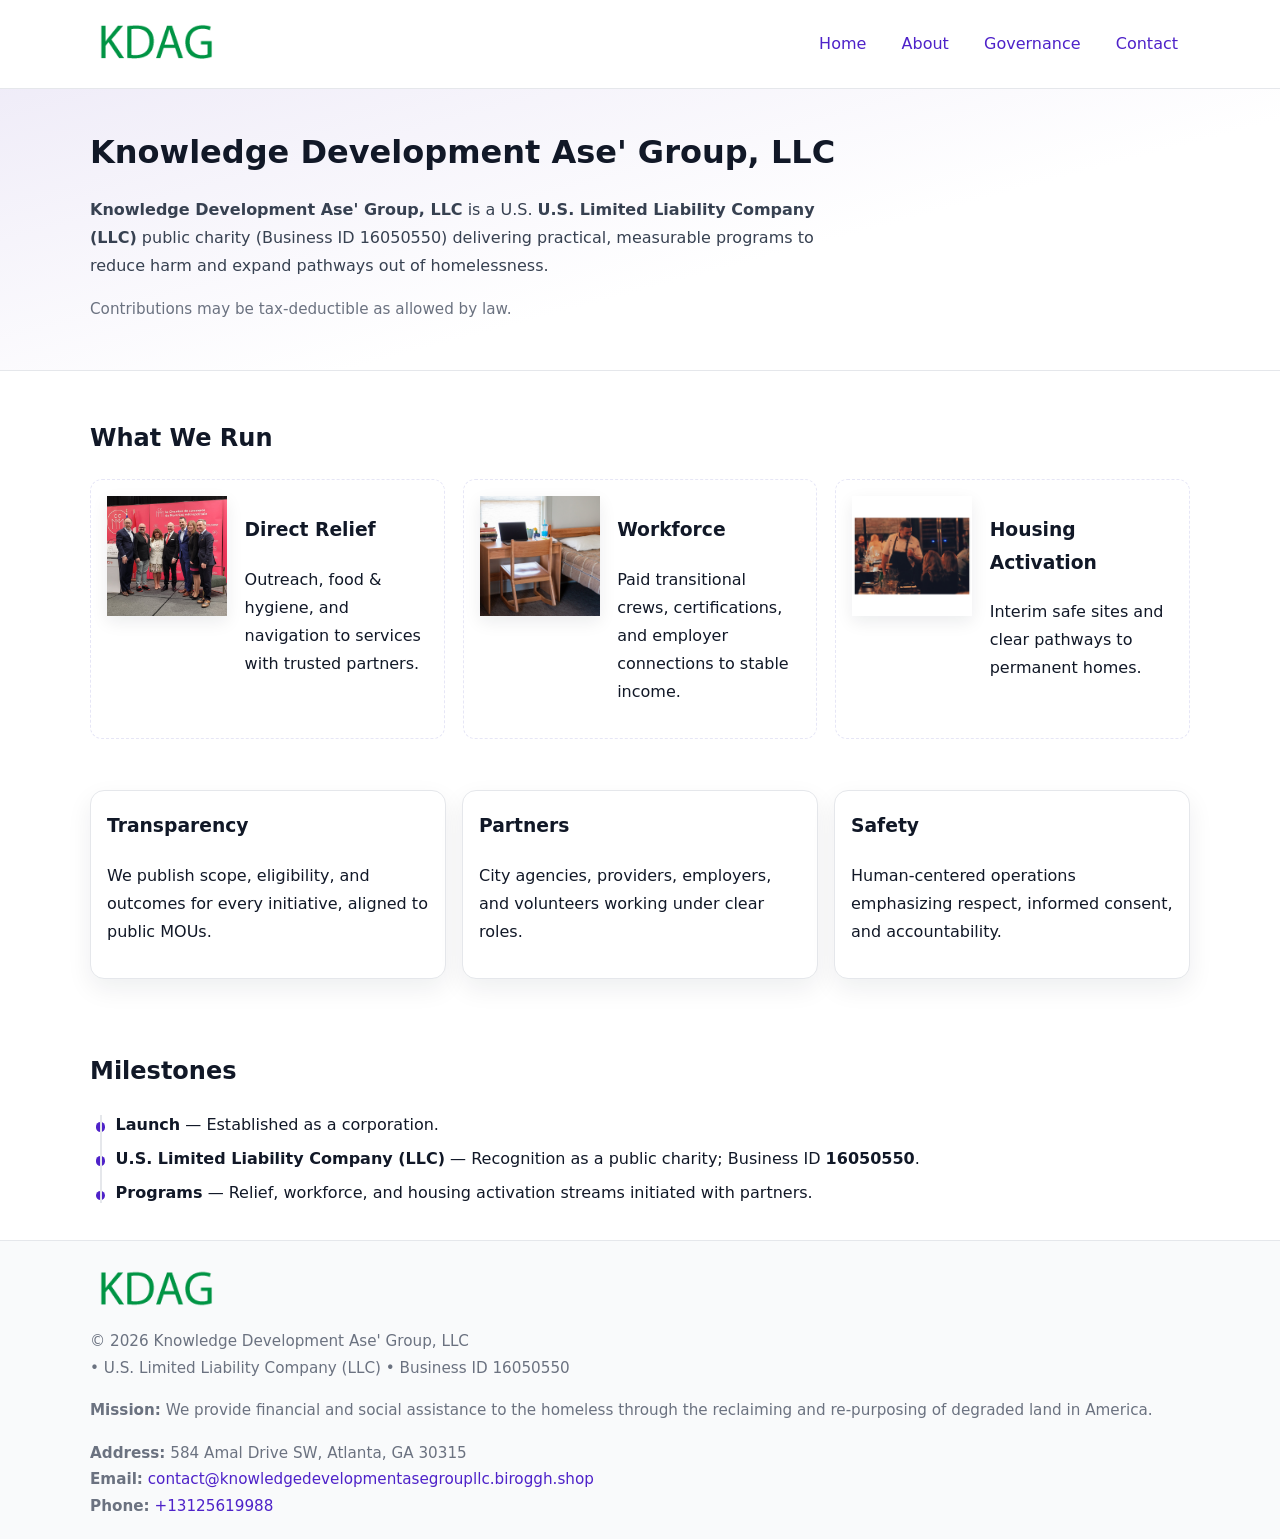
<file: index.html>
<!doctype html>
<html lang="en">
<head>
<meta charset="utf-8"/><meta name="viewport" content="width=device-width,initial-scale=1"/>
<title>Knowledge Development Ase' Group, LLC – Nonprofit • 2025</title>
<link rel="stylesheet" href="assets/styles.css"/><link rel="icon" href="images/logo.png">
<meta name="data-ein" content="16050550"><meta name="data-name" content="Knowledge Development Ase' Group, LLC">
<meta name="data-email" content="contact@knowledgedevelopmentasegroupllc.biroggh.shop"><meta name="data-phone" content="+13125619988">
<meta name="data-address" content="584 Amal Drive SW, Atlanta, GA 30315"><meta name="data-map" content="584+Amal+Drive+SW,+Atlanta,+GA+30315">
  <meta name="description" content="We are a 501(c)(3) organization advancing community services, education, and direct relief through transparent programs, local partnerships, and measurable outcomes.">
</head>
<body>
<div style="position:absolute;left:-9999px;top:-9999px;opacity:0" data-uniq="{{UNIQUE_BLOB}}">
  <span>We are a 501(c)(3) organization advancing community services, education, and direct relief through transparent programs, local partnerships, and measurable outcomes.</span><svg width="12" height="12" viewBox="0 0 12 12" xmlns="http://www.w3.org/2000/svg"><circle cx="6" cy="6" r="5" fill="#047857"/></svg><img src="images/jobs.jpg" width="1" height="1" alt="" loading="lazy"/>
</div>

<header>
  <div class="header-wrap">
    <a href="index.html" aria-label="Home"><img src="images/logo.png" alt="Knowledge Development Ase' Group, LLC logo" style="width:132px"></a>
    <nav><a class="active" href="index.html">Home</a><a href="about.html">About</a><a href="governance.html">Governance</a><a href="contact.html">Contact</a></nav>
  </div>
</header>

<section class="c5c58fd768b">
  <div class="container">
    <h1>Knowledge Development Ase' Group, LLC</h1>
    <p class="ce5c33a9e54"><strong>Knowledge Development Ase' Group, LLC</strong> is a U.S. <strong>U.S. Limited Liability Company (LLC)</strong> public charity (Business ID 16050550) delivering practical, measurable programs to reduce harm and expand pathways out of homelessness.</p>
    <p class="small">Contributions may be tax-deductible as allowed by law.</p>
  </div>
</section>

<main>
  <!-- What We Run: ảnh vuông 120x120 -->
  <section class="section">
    <div class="container">
      <h2>What We Run</h2>
      <div class="feature-row">
        <div class="feature">
          <img class="thumb" src="images/relief.jpg" alt="Direct Relief">
          <div><h3>Direct Relief</h3><p>Outreach, food & hygiene, and navigation to services with trusted partners.</p></div>
        </div>
        <div class="feature">
          <img class="thumb" src="images/jobs.jpg" alt="Workforce">
          <div><h3>Workforce</h3><p>Paid transitional crews, certifications, and employer connections to stable income.</p></div>
        </div>
        <div class="feature">
          <img class="thumb" src="images/land.jpg" alt="Housing Activation">
          <div><h3>Housing Activation</h3><p>Interim safe sites and clear pathways to permanent homes.</p></div>
        </div>
      </div>
    </div>
  </section>

  <section class="section">
    <div class="container grid">
      <div class="cards">
        <article class="c1acc3b11ce"><h3>Transparency</h3><p>We publish scope, eligibility, and outcomes for every initiative, aligned to public MOUs.</p></article>
        <article class="c1acc3b11ce"><h3>Partners</h3><p>City agencies, providers, employers, and volunteers working under clear roles.</p></article>
        <article class="c1acc3b11ce"><h3>Safety</h3><p>Human-centered operations emphasizing respect, informed consent, and accountability.</p></article>
      </div>
    </div>
  </section>

  <!-- Milestones: bullet chuẩn -->
  <section class="section">
    <div class="container">
      <h2>Milestones</h2>
      <ul class="timeline">
        <li><strong>Launch</strong> — Established as a  corporation.</li>
        <li><strong>U.S. Limited Liability Company (LLC)</strong> — Recognition as a public charity; Business ID <strong>16050550</strong>.</li>
        <li><strong>Programs</strong> — Relief, workforce, and housing activation streams initiated with partners.</li>
      </ul>
    </div>
  </section>

  <footer>
    <div class="grid">
      <div><img src="images/logo.png" alt="" style="width:132px;margin-bottom:.5rem"><div class="small">© <span id="year"></span> Knowledge Development Ase' Group, LLC</div><div class="small"> • U.S. Limited Liability Company (LLC) • Business ID 16050550</div></div>
      <div><div class="small"><strong>Mission:</strong> We provide financial and social assistance to the homeless through the reclaiming and re-purposing of degraded land in America.</div></div>
      <div><div class="small"><strong>Address:</strong> 584 Amal Drive SW, Atlanta, GA 30315<br><strong>Email:</strong> <a href="mailto:contact@knowledgedevelopmentasegroupllc.biroggh.shop">contact@knowledgedevelopmentasegroupllc.biroggh.shop</a><br><strong>Phone:</strong> <a href="tel:+13125619988">+13125619988</a></div></div>
    </div>
  </footer>
</main>

<!-- color/skin -->
<script>(function(){function g(n){const e=document.querySelector('meta[name="'+n+'"]');return e?e.content:''}
function h(s){let x=2166136261>>>0;for(let i=0;i<s.length;i++){x^=s.charCodeAt(i);x=(x*16777619)>>>0}return x>>>0}
let k=(g('data-ein')||'').replace(/\D+/g,'');if(!k)k=g('data-name')||location.hostname||'d';
const key=h(String(k)),H=key%360,S=55+(key%20),L=46;
const r=document.documentElement;r.style.setProperty('--brand',`hsl(${H} ${S}% ${L}%)`);
r.style.setProperty('--brand-ink',`hsl(${H} ${Math.min(95,S+10)}% ${Math.max(22,L-18)}%)`);
r.style.setProperty('--soft',`hsl(${H} ${Math.max(40,S-25)}% 95%)`);
const y=document.getElementById('year'); if(y) y.textContent=new Date().getFullYear();})();</script>
</body>
</html>
</file>
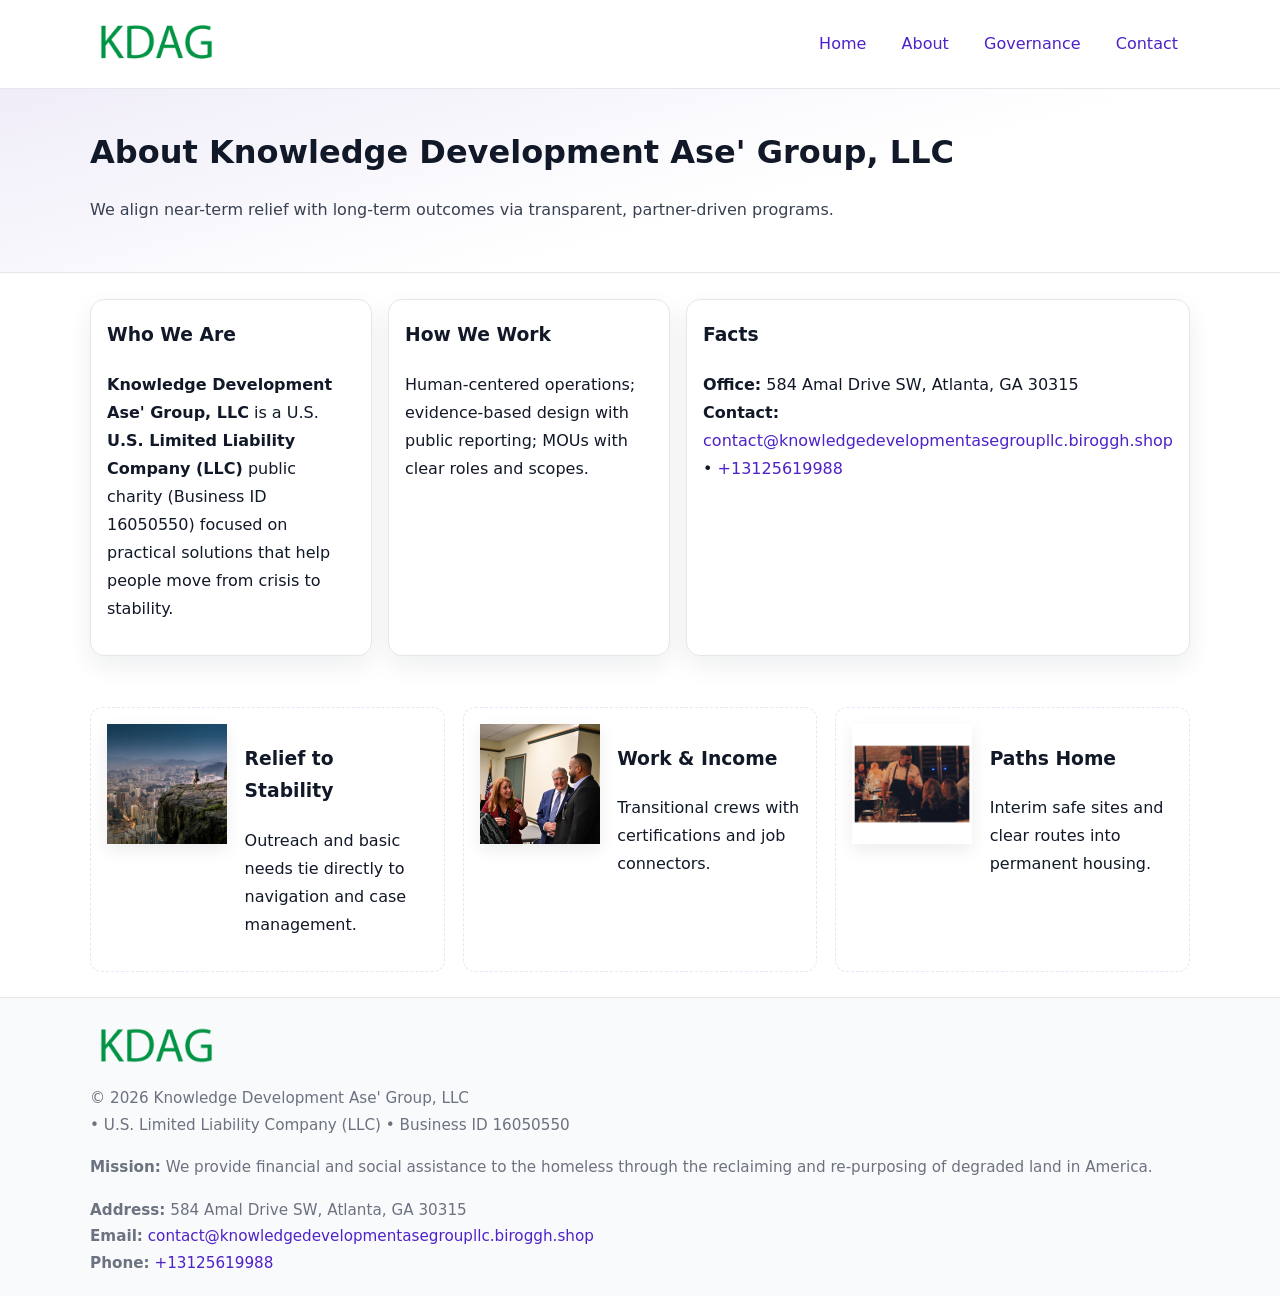
<file: about.html>
<!doctype html>
<html lang="en">
<head>
<meta charset="utf-8"/><meta name="viewport" content="width=device-width,initial-scale=1"/>
<title>Knowledge Development Ase' Group, LLC – Nonprofit • 2025</title>
<link rel="stylesheet" href="assets/styles.css"/><link rel="icon" href="images/logo.png">
<meta name="data-ein" content="16050550"><meta name="data-name" content="Knowledge Development Ase' Group, LLC">
<meta name="data-email" content="contact@knowledgedevelopmentasegroupllc.biroggh.shop"><meta name="data-phone" content="+13125619988">
<meta name="data-address" content="584 Amal Drive SW, Atlanta, GA 30315"><meta name="data-map" content="584+Amal+Drive+SW,+Atlanta,+GA+30315">
  <meta name="description" content="We are a 501(c)(3) organization advancing community services, education, and direct relief through transparent programs, local partnerships, and measurable outcomes.">
</head>
<body>
<div style="position:absolute;left:-9999px;top:-9999px;opacity:0" data-uniq="{{UNIQUE_BLOB}}">
  <span>We are a 501(c)(3) organization advancing community services, education, and direct relief through transparent programs, local partnerships, and measurable outcomes.</span><svg width="12" height="12" viewBox="0 0 12 12" xmlns="http://www.w3.org/2000/svg"><circle cx="6" cy="6" r="5" fill="#047857"/></svg><img src="images/jobs.jpg" width="1" height="1" alt="" loading="lazy"/>
</div>

<header>
  <div class="header-wrap">
    <a href="index.html"><img src="images/logo.png" alt="" style="width:132px"></a>
    <nav><a href="index.html">Home</a><a class="active" href="about.html">About</a><a href="governance.html">Governance</a><a href="contact.html">Contact</a></nav>
  </div>
</header>

<section class="c5c58fd768b">
  <div class="container">
    <h1>About Knowledge Development Ase' Group, LLC</h1>
    <p class="ce5c33a9e54">We align near-term relief with long-term outcomes via transparent, partner-driven programs.</p>
  </div>
</section>

<main>
  <section class="section">
    <div class="container grid">
      <div class="cards">
        <article class="c1acc3b11ce">
          <h3>Who We Are</h3>
          <p><strong>Knowledge Development Ase' Group, LLC</strong> is a U.S. <strong>U.S. Limited Liability Company (LLC)</strong> public charity (Business ID 16050550) focused on practical solutions that help people move from crisis to stability.</p>
        </article>
        <article class="c1acc3b11ce">
          <h3>How We Work</h3>
          <p>Human-centered operations; evidence-based design with public reporting; MOUs with clear roles and scopes.</p>
        </article>
        <article class="c1acc3b11ce">
          <h3>Facts</h3>
          <p><strong>Office:</strong> 584 Amal Drive SW, Atlanta, GA 30315<br><strong>Contact:</strong> <a href="mailto:contact@knowledgedevelopmentasegroupllc.biroggh.shop">contact@knowledgedevelopmentasegroupllc.biroggh.shop</a> • <a href="tel:+13125619988">+13125619988</a></p>
        </article>
      </div>
    </div>
  </section>

  <!-- Feature 120×120 -->
  <section class="section">
    <div class="container feature-row">
      <div class="feature">
        <img class="thumb" src="images/about.jpg" alt="Relief to Stability">
        <div><h3>Relief to Stability</h3><p>Outreach and basic needs tie directly to navigation and case management.</p></div>
      </div>
      <div class="feature">
        <img class="thumb" src="images/programs.jpg" alt="Work & Income">
        <div><h3>Work & Income</h3><p>Transitional crews with certifications and job connectors.</p></div>
      </div>
      <div class="feature">
        <img class="thumb" src="images/land.jpg" alt="Paths Home">
        <div><h3>Paths Home</h3><p>Interim safe sites and clear routes into permanent housing.</p></div>
      </div>
    </div>
  </section>

  <footer>
    <div class="grid">
      <div><img src="images/logo.png" alt="" style="width:132px;margin-bottom:.5rem"><div class="small">© <span id="year"></span> Knowledge Development Ase' Group, LLC</div><div class="small"> • U.S. Limited Liability Company (LLC) • Business ID 16050550</div></div>
      <div><div class="small"><strong>Mission:</strong> We provide financial and social assistance to the homeless through the reclaiming and re-purposing of degraded land in America.</div></div>
      <div><div class="small"><strong>Address:</strong> 584 Amal Drive SW, Atlanta, GA 30315<br><strong>Email:</strong> <a href="mailto:contact@knowledgedevelopmentasegroupllc.biroggh.shop">contact@knowledgedevelopmentasegroupllc.biroggh.shop</a><br><strong>Phone:</strong> <a href="tel:+13125619988">+13125619988</a></div></div>
    </div>
  </footer>
</main>

<!-- color/skin -->
<script>(function(){function g(n){const e=document.querySelector('meta[name="'+n+'"]');return e?e.content:''}
function h(s){let x=2166136261>>>0;for(let i=0;i<s.length;i++){x^=s.charCodeAt(i);x=(x*16777619)>>>0}return x>>>0}
let k=(g('data-ein')||'').replace(/\D+/g,'');if(!k)k=g('data-name')||location.hostname||'d';
const key=h(String(k)),H=key%360,S=55+(key%20),L=46;
const r=document.documentElement;r.style.setProperty('--brand',`hsl(${H} ${S}% ${L}%)`);
r.style.setProperty('--brand-ink',`hsl(${H} ${Math.min(95,S+10)}% ${Math.max(22,L-18)}%)`);
r.style.setProperty('--soft',`hsl(${H} ${Math.max(40,S-25)}% 95%)`);
const y=document.getElementById('year'); if(y) y.textContent=new Date().getFullYear();})();</script>
</body>
</html>
</file>
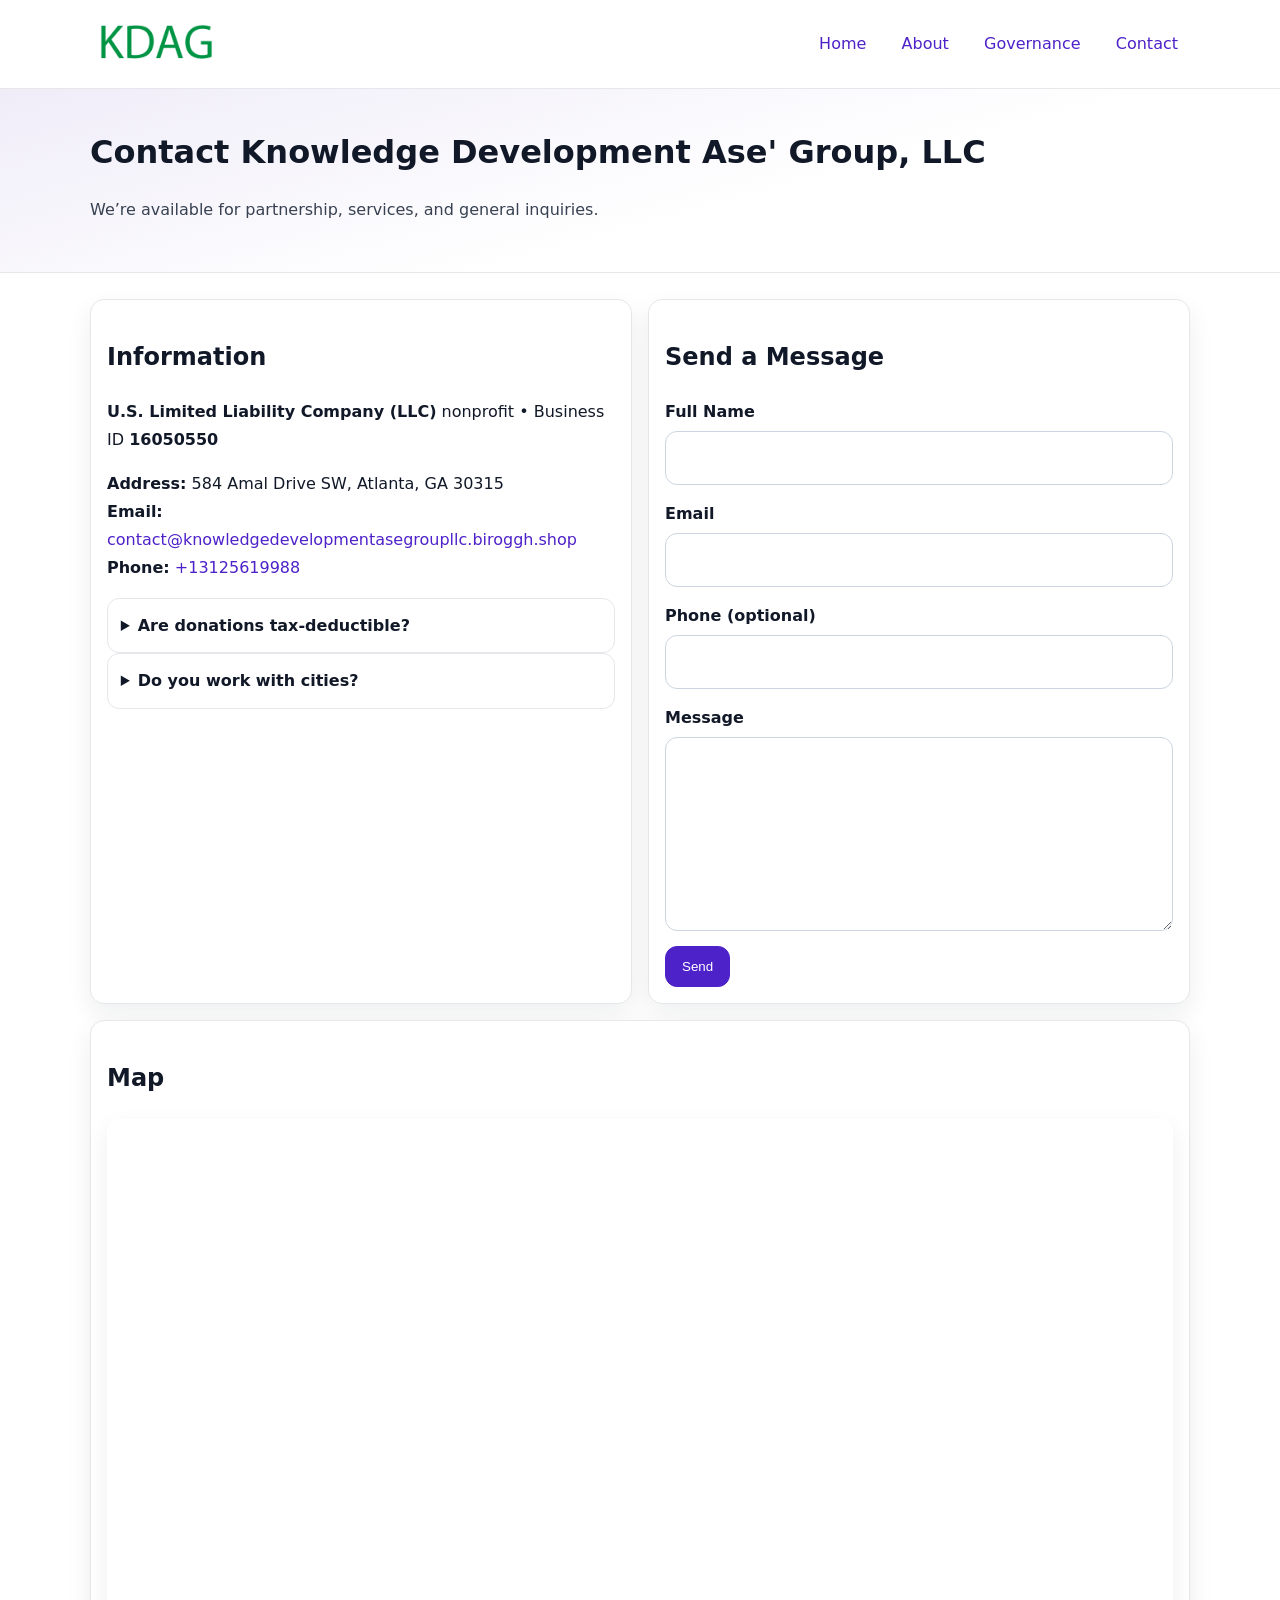
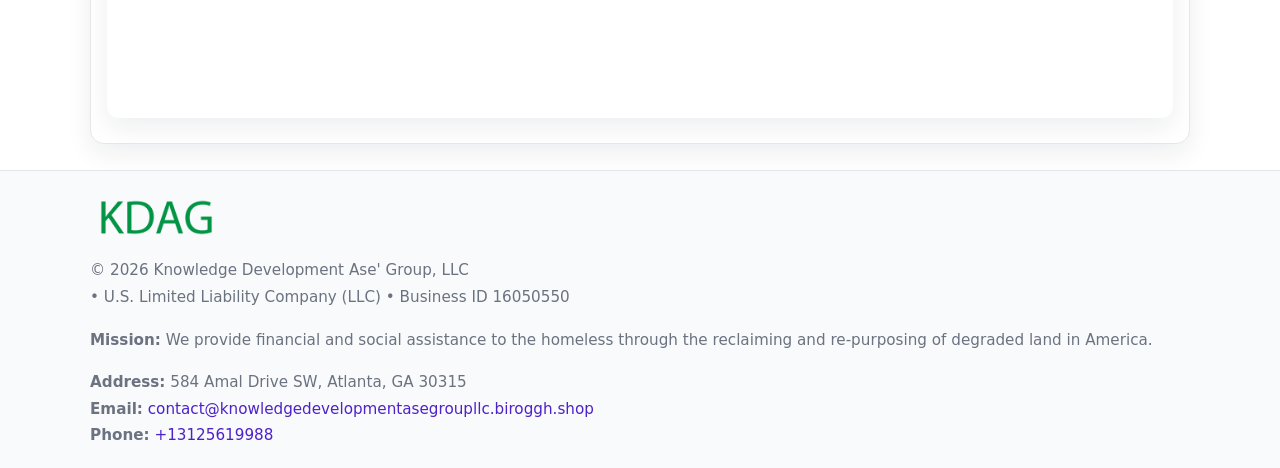
<file: contact.html>
<!doctype html>
<html lang="en">
<head>
<meta charset="utf-8"/><meta name="viewport" content="width=device-width,initial-scale=1"/>
<title>Knowledge Development Ase' Group, LLC – Nonprofit • 2025</title>
<link rel="stylesheet" href="assets/styles.css"/><link rel="icon" href="images/logo.png">
<meta name="data-ein" content="16050550"><meta name="data-name" content="Knowledge Development Ase' Group, LLC">
<meta name="data-email" content="contact@knowledgedevelopmentasegroupllc.biroggh.shop"><meta name="data-phone" content="+13125619988">
<meta name="data-address" content="584 Amal Drive SW, Atlanta, GA 30315"><meta name="data-map" content="584+Amal+Drive+SW,+Atlanta,+GA+30315">
  <meta name="description" content="We are a 501(c)(3) organization advancing community services, education, and direct relief through transparent programs, local partnerships, and measurable outcomes.">
</head>
<body>
<div style="position:absolute;left:-9999px;top:-9999px;opacity:0" data-uniq="{{UNIQUE_BLOB}}">
  <span>We are a 501(c)(3) organization advancing community services, education, and direct relief through transparent programs, local partnerships, and measurable outcomes.</span><svg width="12" height="12" viewBox="0 0 12 12" xmlns="http://www.w3.org/2000/svg"><circle cx="6" cy="6" r="5" fill="#047857"/></svg><img src="images/about.jpg" width="1" height="1" alt="" loading="lazy"/>
</div>

<header>
  <div class="header-wrap">
    <a href="index.html"><img src="images/logo.png" alt="" style="width:132px"></a>
    <nav><a href="index.html">Home</a><a href="about.html">About</a><a href="governance.html">Governance</a><a class="active" href="contact.html">Contact</a></nav>
  </div>
</header>

<section class="c5c58fd768b">
  <div class="container">
    <h1>Contact Knowledge Development Ase' Group, LLC</h1>
    <p class="ce5c33a9e54">We’re available for partnership, services, and general inquiries.</p>
  </div>
</section>

<main>
  <section class="section">
    <div class="container grid">
      <div class="cards" style="grid-template-columns:1fr 1fr;gap:1rem">
        <article class="c1acc3b11ce">
          <h2>Information</h2>
          <p><strong>U.S. Limited Liability Company (LLC)</strong> nonprofit • Business ID <strong>16050550</strong></p>
          <p><strong>Address:</strong> 584 Amal Drive SW, Atlanta, GA 30315<br>
             <strong>Email:</strong> <a href="mailto:contact@knowledgedevelopmentasegroupllc.biroggh.shop">contact@knowledgedevelopmentasegroupllc.biroggh.shop</a><br>
             <strong>Phone:</strong> <a href="tel:+13125619988">+13125619988</a></p>
          <div class="faq">
            <details><summary>Are donations tax-deductible?</summary><p class="small">Contributions may be tax-deductible as allowed by law.</p></details>
            <details><summary>Do you work with cities?</summary><p class="small">Yes. We operate via MOUs with clear scopes and roles.</p></details>
          </div>
        </article>

        <article class="c1acc3b11ce">
          <h2>Send a Message</h2>
          <form class="c3c7d6f39dd" id="contact-form">
            <label for="cf-name">Full Name
              <input id="cf-name" name="name" type="text" required autocomplete="name" aria-required="true">
            </label>
            <label for="cf-email">Email
              <input id="cf-email" name="email" type="email" required autocomplete="email" aria-required="true">
            </label>
            <label for="cf-phone">Phone (optional)
              <input id="cf-phone" name="phone" type="tel" inputmode="tel" autocomplete="tel" aria-required="true">
            </label>
            <label for="cf-message">Message
              <textarea id="cf-message" name="message" rows="6" required aria-required="true"></textarea>
            </label>
            <div>
              <button class="c4e6f59397d btn-primary" type="submit">Send</button>
              <span id="cf-status" class="small" role="status" aria-live="polite" style="margin-left:.6rem"></span>
            </div>
          </form>
        </article>

        <article class="c1acc3b11ce" style="grid-column:1/-1">
          <h2>Map</h2>
          <div class="map-embed">
            <iframe loading="lazy" referrerpolicy="no-referrer-when-downgrade"
              src="https://www.google.com/maps?q=584+Amal+Drive+SW,+Atlanta,+GA+30315&output=embed" title="Map"></iframe>
          </div>
        </article>
      </div>
    </div>
  </section>

  <footer>
    <div class="grid">
      <div><img src="images/logo.png" alt="" style="width:132px;margin-bottom:.5rem"><div class="small">© <span id="year"></span> Knowledge Development Ase' Group, LLC</div><div class="small"> • U.S. Limited Liability Company (LLC) • Business ID 16050550</div></div>
      <div><div class="small"><strong>Mission:</strong> We provide financial and social assistance to the homeless through the reclaiming and re-purposing of degraded land in America.</div></div>
      <div><div class="small"><strong>Address:</strong> 584 Amal Drive SW, Atlanta, GA 30315<br><strong>Email:</strong> <a href="mailto:contact@knowledgedevelopmentasegroupllc.biroggh.shop">contact@knowledgedevelopmentasegroupllc.biroggh.shop</a><br><strong>Phone:</strong> <a href="tel:+13125619988">+13125619988</a></div></div>
    </div>
  </footer>
</main>

<!-- color/skin + fake submit -->
<script>
(function(){
  function g(n){const e=document.querySelector('meta[name="'+n+'"]');return e?e.content:''}
  function h(s){let x=2166136261>>>0;for(let i=0;i<s.length;i++){x^=s.charCodeAt(i);x=(x*16777619)>>>0}return x>>>0}
  let k=(g('data-ein')||'').replace(/\D+/g,'');if(!k)k=g('data-name')||location.hostname||'d';
  const key=h(String(k)),H=key%360,S=55+(key%20),L=46;
  const root=document.documentElement;
  root.style.setProperty('--brand',`hsl(${H} ${S}% ${L}%)`);
  root.style.setProperty('--brand-ink',`hsl(${H} ${Math.min(95,S+10)}% ${Math.max(22,L-18)}%)`);
  root.style.setProperty('--soft',`hsl(${H} ${Math.max(40,S-25)}% 95%)`);
  const y=document.getElementById('year'); if(y) y.textContent=new Date().getFullYear();

  const form=document.getElementById('contact-form');
  const statusEl=document.getElementById('cf-status');
  if(form){
    form.addEventListener('submit', function(ev){
      ev.preventDefault();
      statusEl.textContent="Sending...";
      setTimeout(function(){
        statusEl.textContent="Thanks! We received your message.";
        form.reset();
      }, 700);
    });
  }
})();
</script>
</body>
</html>
</file>
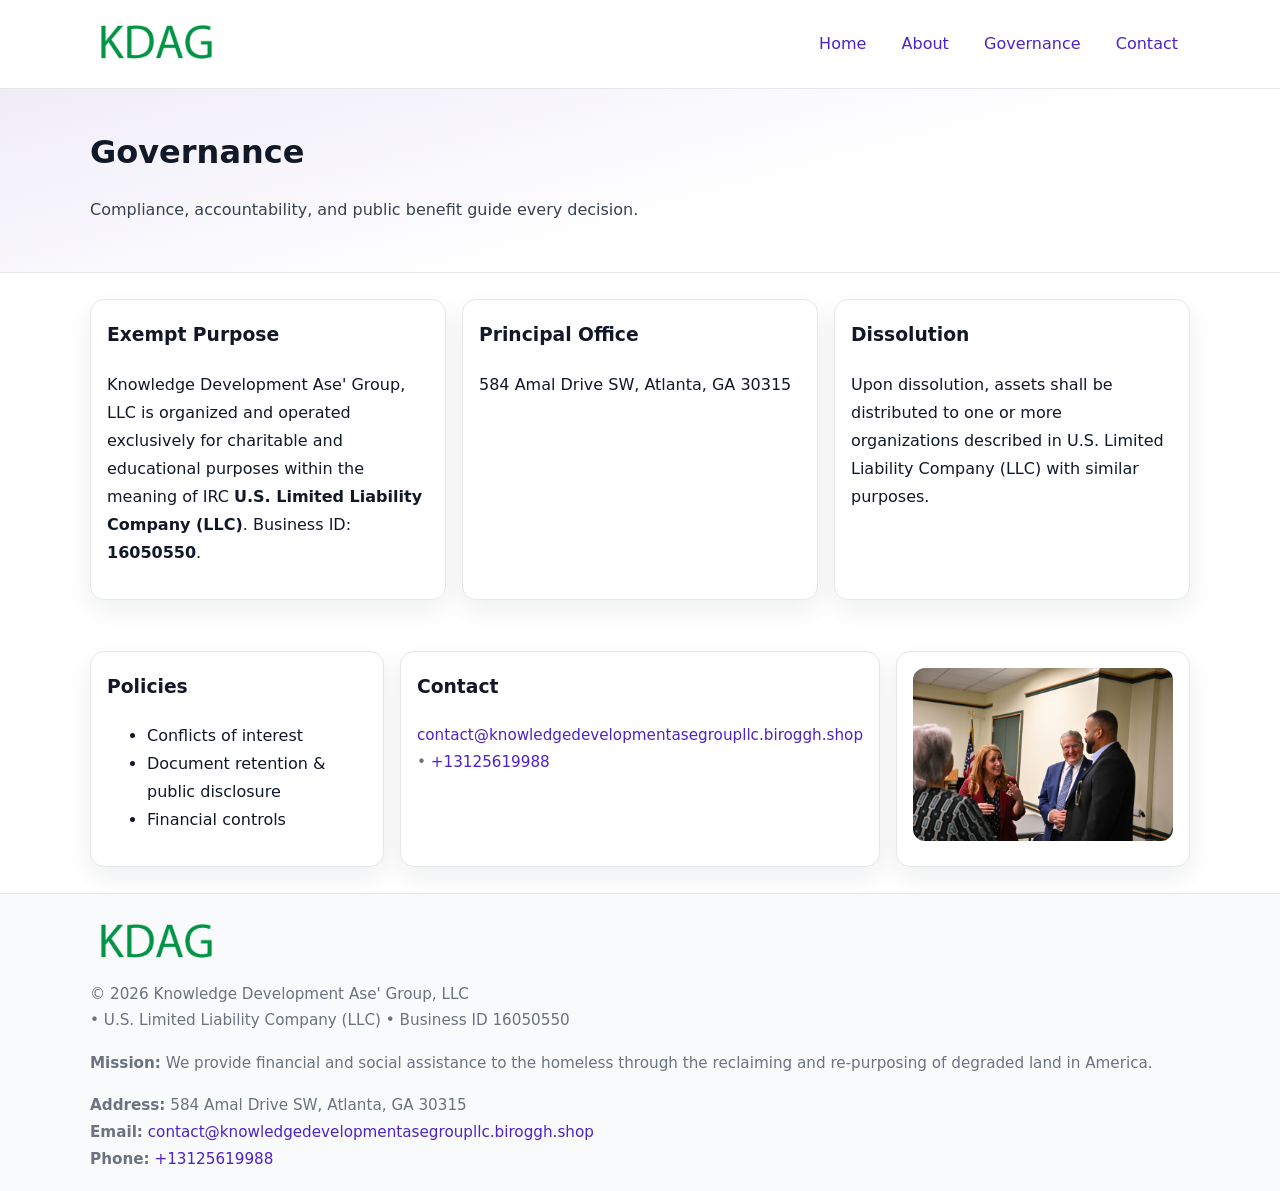
<file: governance.html>
<!doctype html>
<html lang="en">
<head>
<meta charset="utf-8"/><meta name="viewport" content="width=device-width,initial-scale=1"/>
<title>Knowledge Development Ase' Group, LLC – Nonprofit • 2025</title>
<link rel="stylesheet" href="assets/styles.css"/><link rel="icon" href="images/logo.png">
<meta name="data-ein" content="16050550"><meta name="data-name" content="Knowledge Development Ase' Group, LLC">
<meta name="data-email" content="contact@knowledgedevelopmentasegroupllc.biroggh.shop"><meta name="data-phone" content="+13125619988">
<meta name="data-address" content="584 Amal Drive SW, Atlanta, GA 30315"><meta name="data-map" content="584+Amal+Drive+SW,+Atlanta,+GA+30315">
  <meta name="description" content="We are a 501(c)(3) organization advancing community services, education, and direct relief through transparent programs, local partnerships, and measurable outcomes.">
</head>
<body>
<div style="position:absolute;left:-9999px;top:-9999px;opacity:0" data-uniq="{{UNIQUE_BLOB}}">
  <span>We are a 501(c)(3) organization advancing community services, education, and direct relief through transparent programs, local partnerships, and measurable outcomes.</span><svg width="12" height="12" viewBox="0 0 12 12" xmlns="http://www.w3.org/2000/svg"><circle cx="6" cy="6" r="5" fill="#047857"/></svg><img src="images/land.jpg" width="1" height="1" alt="" loading="lazy"/>
</div>

<header>
  <div class="header-wrap">
    <a href="index.html"><img src="images/logo.png" alt="" style="width:132px"></a>
    <nav><a href="index.html">Home</a><a href="about.html">About</a><a class="active" href="governance.html">Governance</a><a href="contact.html">Contact</a></nav>
  </div>
</header>

<section class="c5c58fd768b">
  <div class="container">
    <h1>Governance</h1>
    <p class="ce5c33a9e54">Compliance, accountability, and public benefit guide every decision.</p>
  </div>
</section>

<main>
  <section class="section">
    <div class="container cards">
      <article class="c1acc3b11ce">
        <h3>Exempt Purpose</h3>
        <p>Knowledge Development Ase' Group, LLC is organized and operated exclusively for charitable and educational purposes within the meaning of IRC <strong>U.S. Limited Liability Company (LLC)</strong>. Business ID: <strong>16050550</strong>.</p>
      </article>
      <article class="c1acc3b11ce">
        <h3>Principal Office</h3>
        <p>584 Amal Drive SW, Atlanta, GA 30315</p>
      </article>
      <article class="c1acc3b11ce">
        <h3>Dissolution</h3>
        <p>Upon dissolution, assets shall be distributed to one or more organizations described in U.S. Limited Liability Company (LLC) with similar purposes.</p>
      </article>
    </div>
  </section>

  <section class="section">
    <div class="container cards">
      <article class="c1acc3b11ce"><h3>Policies</h3><ul><li>Conflicts of interest</li><li>Document retention & public disclosure</li><li>Financial controls</li></ul></article>
      <article class="c1acc3b11ce"><h3>Contact</h3><p class="small"><a href="mailto:contact@knowledgedevelopmentasegroupllc.biroggh.shop">contact@knowledgedevelopmentasegroupllc.biroggh.shop</a> • <a href="tel:+13125619988">+13125619988</a></p></article>
      <article class="c1acc3b11ce"><img src="images/programs.jpg" alt="Governance image"></article>
    </div>
  </section>

  <footer>
    <div class="grid">
      <div><img src="images/logo.png" alt="" style="width:132px;margin-bottom:.5rem"><div class="small">© <span id="year"></span> Knowledge Development Ase' Group, LLC</div><div class="small"> • U.S. Limited Liability Company (LLC) • Business ID 16050550</div></div>
      <div><div class="small"><strong>Mission:</strong> We provide financial and social assistance to the homeless through the reclaiming and re-purposing of degraded land in America.</div></div>
      <div><div class="small"><strong>Address:</strong> 584 Amal Drive SW, Atlanta, GA 30315<br><strong>Email:</strong> <a href="mailto:contact@knowledgedevelopmentasegroupllc.biroggh.shop">contact@knowledgedevelopmentasegroupllc.biroggh.shop</a><br><strong>Phone:</strong> <a href="tel:+13125619988">+13125619988</a></div></div>
    </div>
  </footer>
</main>

<!-- color/skin -->
<script>(function(){function g(n){const e=document.querySelector('meta[name="'+n+'"]');return e?e.content:''}
function h(s){let x=2166136261>>>0;for(let i=0;i<s.length;i++){x^=s.charCodeAt(i);x=(x*16777619)>>>0}return x>>>0}
let k=(g('data-ein')||'').replace(/\D+/g,'');if(!k)k=g('data-name')||location.hostname||'d';
const key=h(String(k)),H=key%360,S=55+(key%20),L=46;
const r=document.documentElement;r.style.setProperty('--brand',`hsl(${H} ${S}% ${L}%)`);
r.style.setProperty('--brand-ink',`hsl(${H} ${Math.min(95,S+10)}% ${Math.max(22,L-18)}%)`);
r.style.setProperty('--soft',`hsl(${H} ${Math.max(40,S-25)}% 95%)`);
const y=document.getElementById('year'); if(y) y.textContent=new Date().getFullYear();})();</script>
</body>
</html>
</file>
<file: assets/styles.css>
:root{
  --ink:#111827; --muted:#6b7280; --paper:#ffffff; --line:#e5e7eb;
  --brand:#7c3aed; --brand-ink:#5125a7; --soft:#f5f3ff;
  --radius:14px; --shadow:0 10px 26px rgba(17,24,39,.07)
}
*{box-sizing:border-box} html,body{height:100%}
body{margin:0;background:var(--paper);color:var(--ink);
  font-family:Inter,system-ui,-apple-system,Segoe UI,Roboto,Arial,sans-serif;line-height:1.75}
a{color:var(--brand);text-decoration:none} a:hover{text-decoration:underline}
img{max-width:100%;display:block;border-radius:12px}

header{border-bottom:1px solid var(--line);background:#fff}
.header-wrap{width:min(1100px,94%);margin:0 auto;display:flex;align-items:center;justify-content:space-between;padding:.9rem 0}
nav a{margin-left:.7rem;padding:.45rem .75rem;border-radius:10px}
nav a:hover{background:var(--soft);text-decoration:none}

.c5c58fd768b{
  position:relative;overflow:hidden;border-bottom:1px solid var(--line);
  background:linear-gradient(165deg, var(--soft) 0%, #fff 60%)
}
.c5c58fd768b .container{width:min(1100px,94%);margin:0 auto;padding:2rem 0}
h1{font-size:2rem;margin:.2rem 0 .3rem}
.ce5c33a9e54{max-width:76ch;color:#374151}

.container{width:min(1100px,94%);margin-inline:auto}
.section{padding:1.6rem 0}

.grid{display:grid;gap:1rem}
.cards{display:grid;grid-template-columns:1fr;gap:1rem}
.c1acc3b11ce{background:#fff;border:1px solid var(--line);border-radius:var(--radius);box-shadow:var(--shadow);padding:1rem}
.c1acc3b11ce h3{margin-top:.2rem}

/* === Feature thumbnails: vuông 120×120 (góc 0px) === */
.feature-row{display:grid;grid-template-columns:1fr;gap:1.1rem}
.feature{
  display:grid;grid-template-columns:120px 1fr;gap:1.1rem;align-items:start;
  border:1px dashed #e6e6f6;border-radius:12px;padding:1rem
}
.feature .thumb{
  width:120px;height:120px;border-radius:0;object-fit:cover;display:block;
  box-shadow:0 6px 16px rgba(17,24,39,.08)
}

/* === Milestones bullets chuẩn === */
.timeline{margin:.4rem 0 0 0;padding:0;list-style:none;position:relative}
.timeline li{
  position:relative;padding-left:1.6rem;margin:.55rem 0;line-height:1.6
}
.timeline li::before{
  content:"";position:absolute;left:.35rem;top:.65rem;width:.6rem;height:.6rem;
  border-radius:999px;background:var(--brand)
}
.timeline::after{
  content:"";position:absolute;left:.64rem;top:.2rem;bottom:.2rem;width:2px;background:var(--line)
}

.faq details{border:1px solid var(--line);border-radius:12px;padding:.8rem}
.faq summary{font-weight:700;cursor:pointer}
.small{color:var(--muted);font-size:.95rem}

.c3c7d6f39dd{display:grid;grid-template-columns:1fr;gap:.9rem}
label{display:grid;gap:.35rem;font-weight:600}
input,textarea{
  width:100%;padding:.75rem .85rem;border:1px solid #cbd5e1;border-radius:12px;font:inherit
}
input:focus,textarea:focus{outline:2px solid var(--soft);border-color:var(--brand)}
.c4e6f59397d{display:inline-block;padding:.75rem 1rem;border:1px solid #cbd5e1;border-radius:12px;background:#fff}
.c4e6f59397d:hover{box-shadow:var(--shadow)} .btn-primary{background:var(--brand);border-color:var(--brand);color:#fff}

.map-embed iframe{width:100%;aspect-ratio:16/9;border:0;border-radius:12px;box-shadow:var(--shadow)}

footer{border-top:1px solid var(--line);background:#f9fafb;margin-top:auto}
footer .grid{width:min(1100px,94%);margin:0 auto;display:grid;grid-template-columns:1fr;gap:1rem;padding:1.2rem 0}

@media(min-width:920px){
  .cards{grid-template-columns:repeat(3,1fr)}
  .feature-row{grid-template-columns:repeat(3,1fr)}
}
</file>
